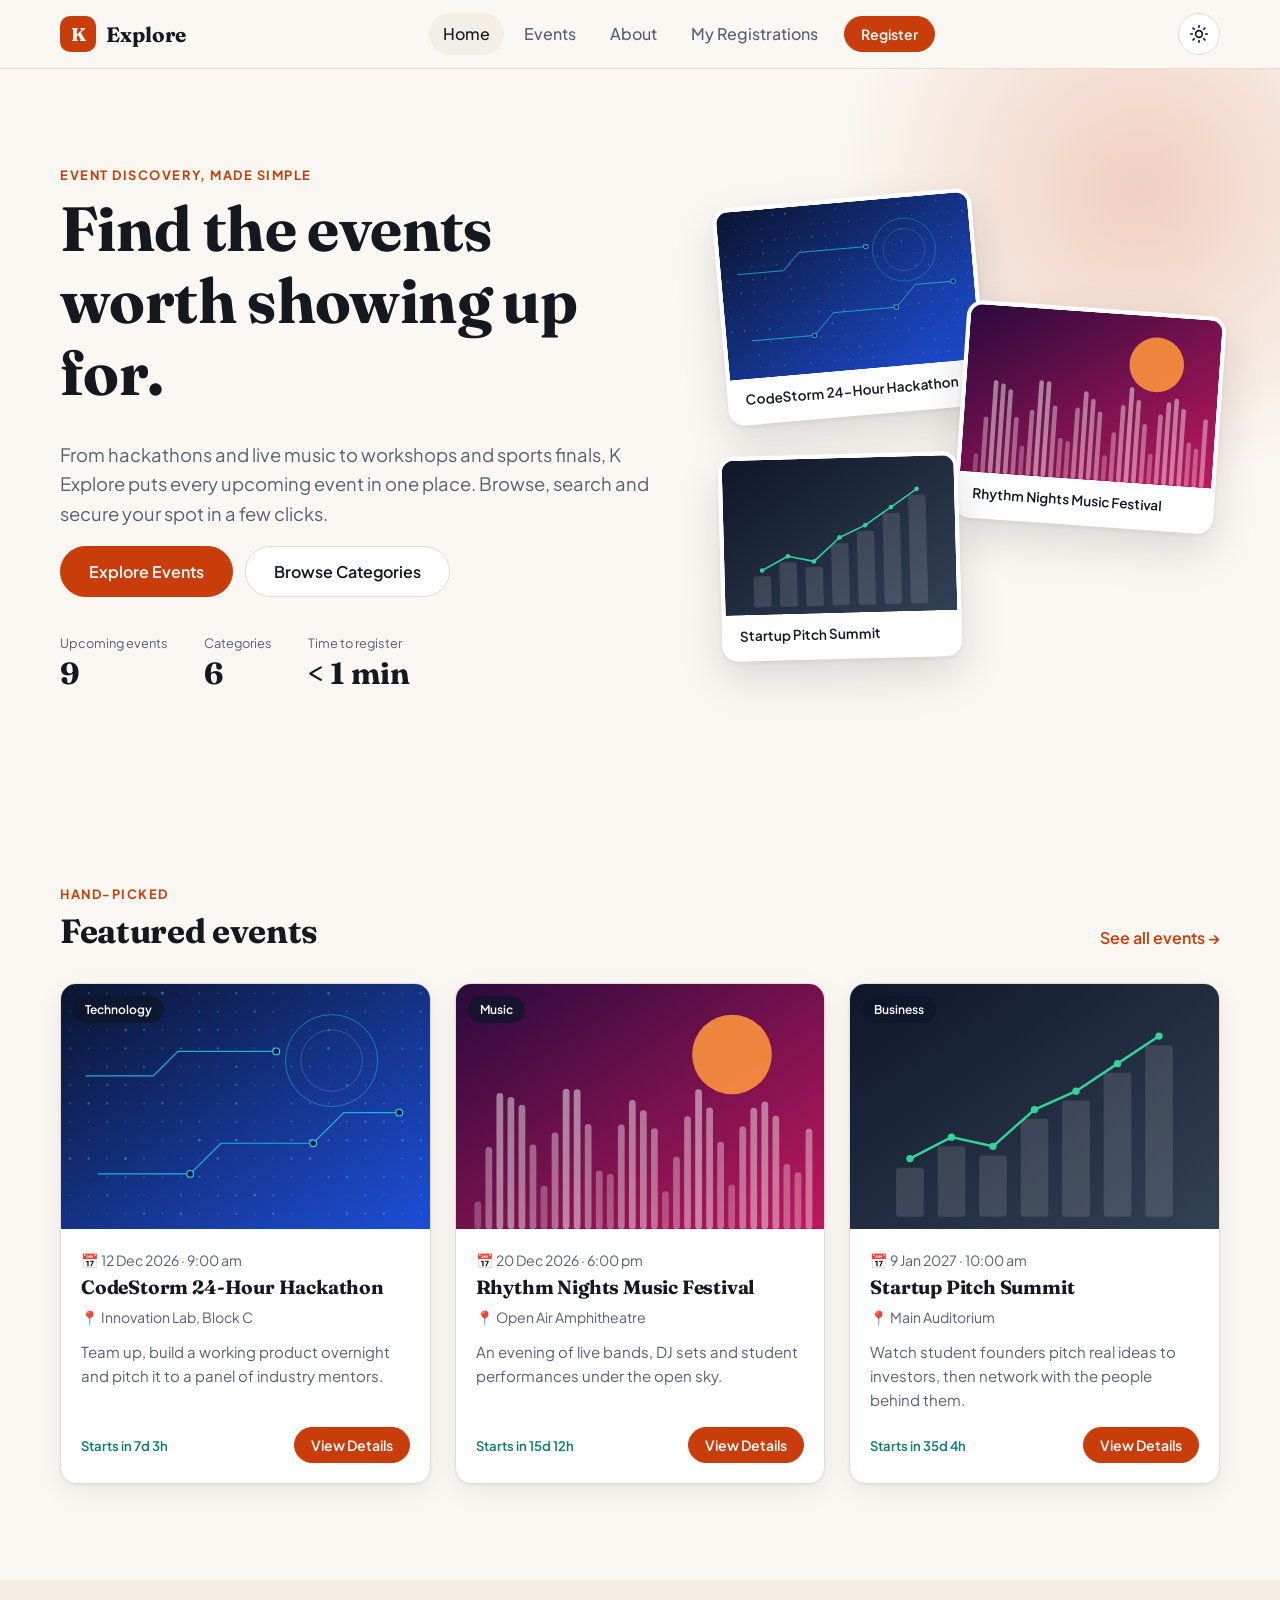
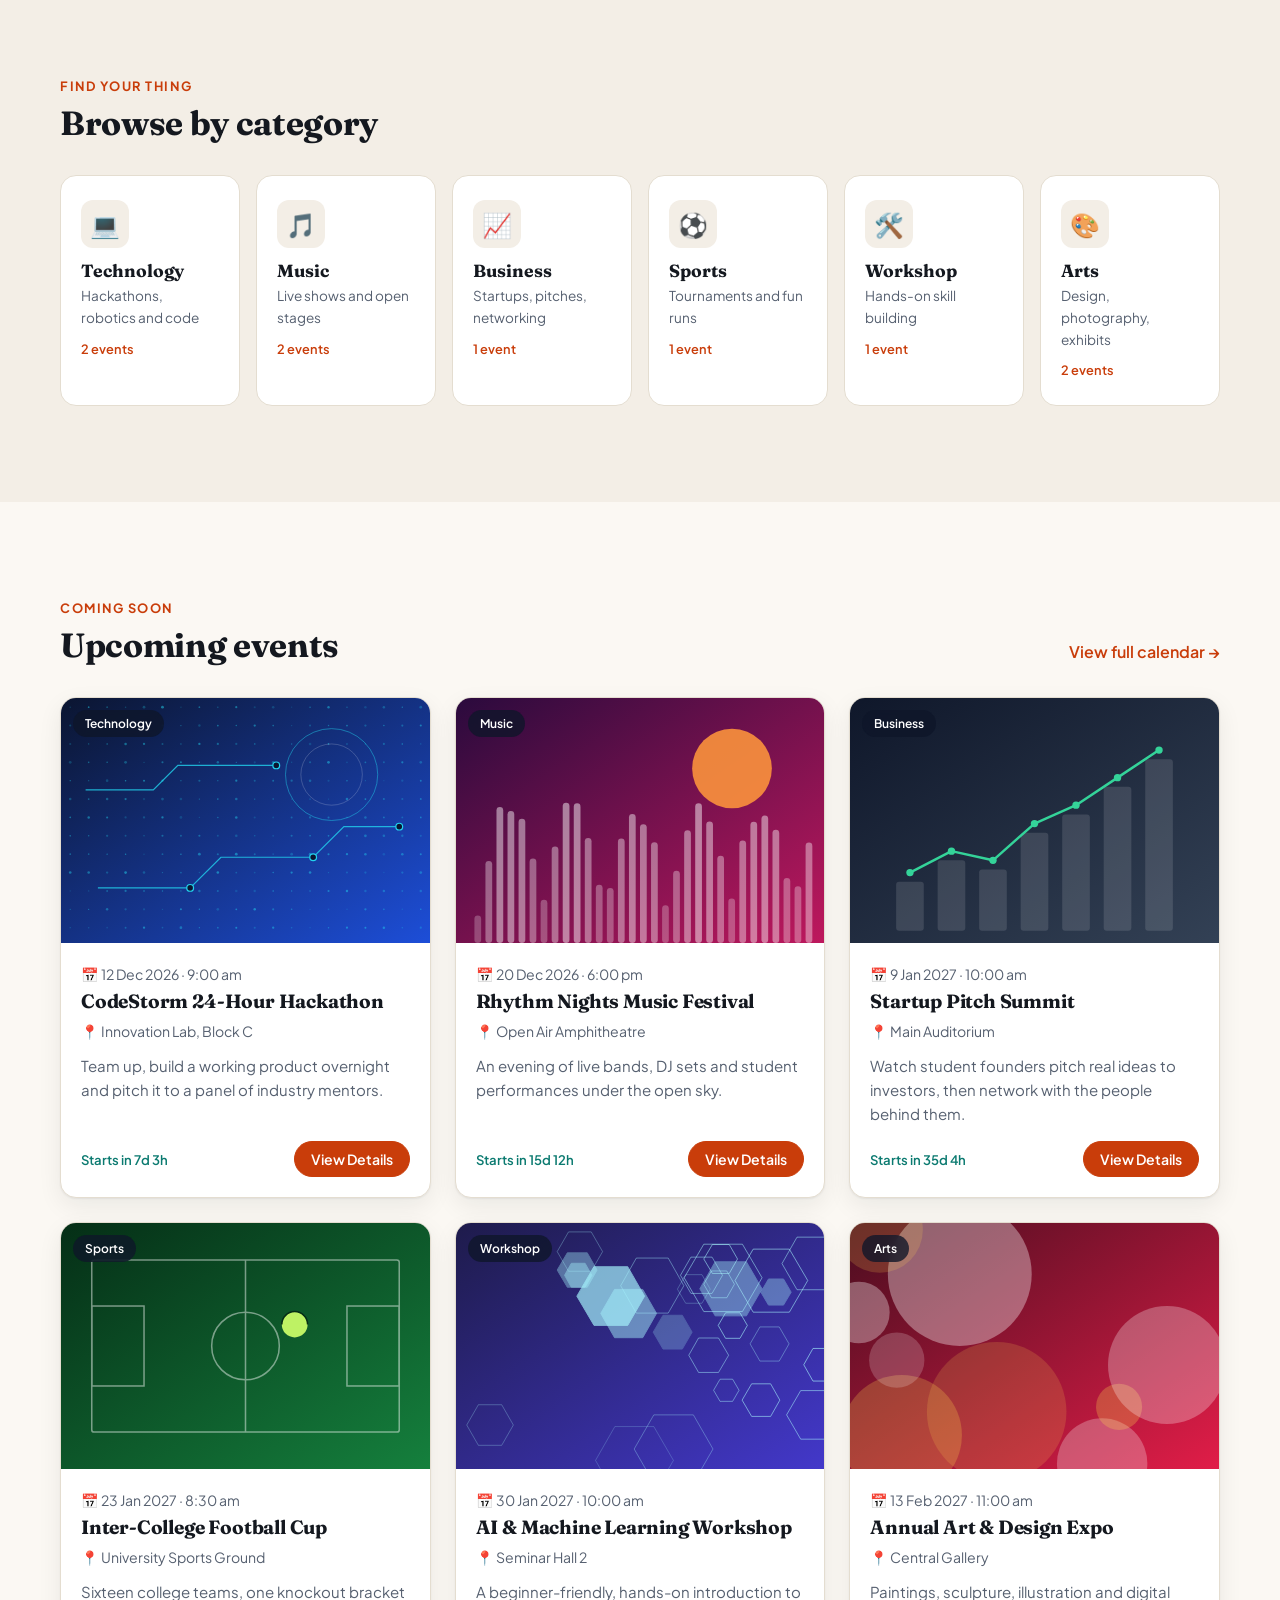
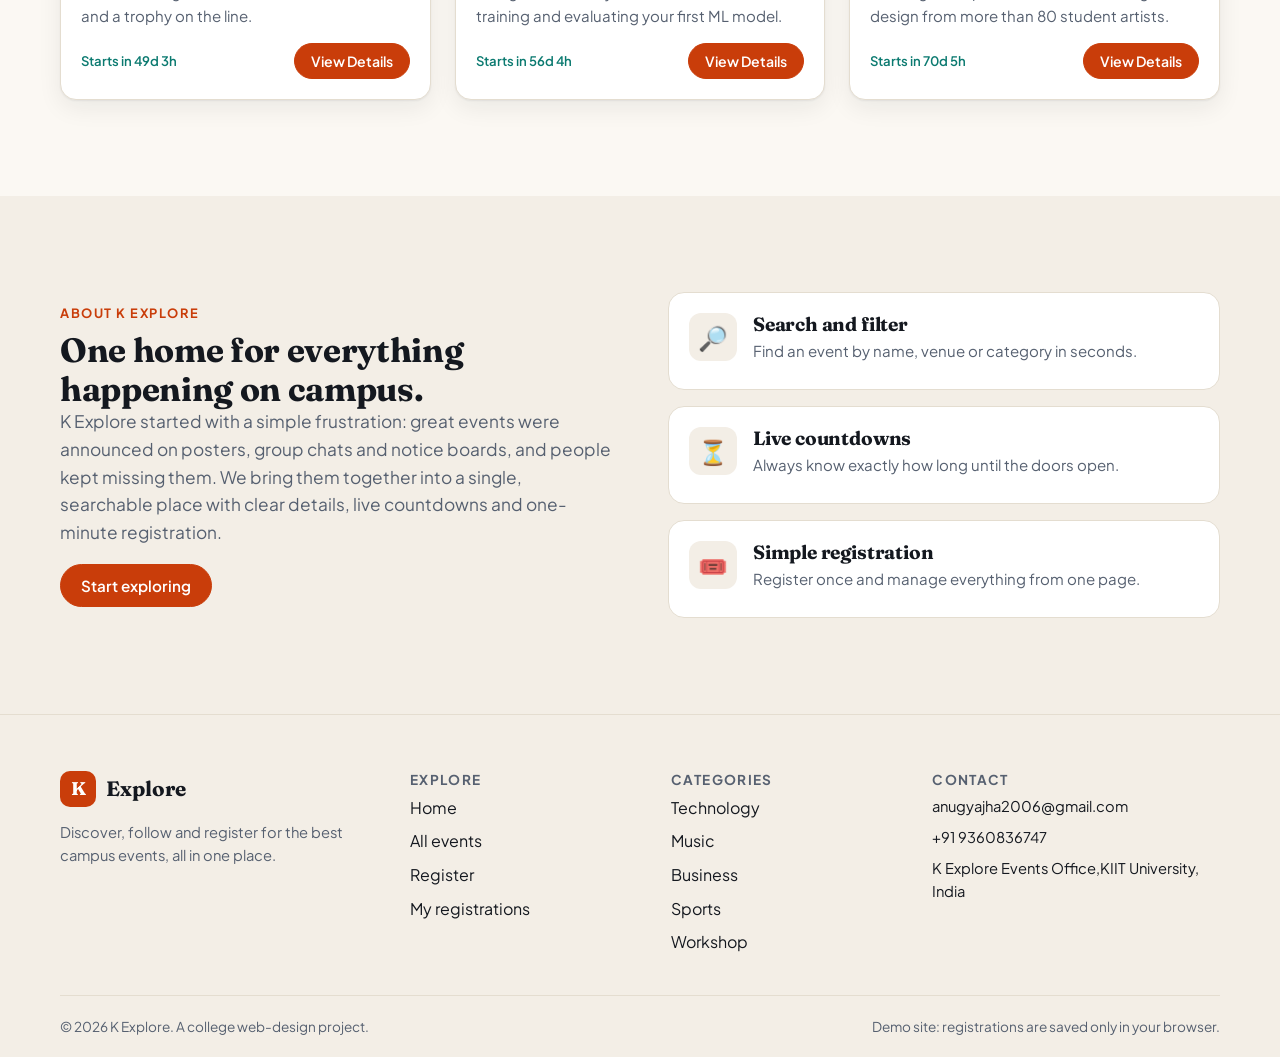
<file: index.html>
<!DOCTYPE html>
<html lang="en" data-theme="light">
<head>
  <meta charset="utf-8">
  <meta name="viewport" content="width=device-width, initial-scale=1">
  <title>K Explore | Discover and register for campus events</title>
  <meta name="description" content="K Explore is a modern event discovery platform. Explore upcoming events, search by category and register in seconds.">
  <meta name="color-scheme" content="light dark">
  <link rel="icon" href="assets/favicon.svg" type="image/svg+xml">
  <link rel="preconnect" href="https://fonts.googleapis.com">
  <link rel="preconnect" href="https://fonts.gstatic.com" crossorigin>
  <link rel="stylesheet" href="https://fonts.googleapis.com/css2?family=Fraunces:opsz,wght@9..144,600;9..144,700&family=Plus+Jakarta+Sans:wght@400;500;600;700&display=swap">
  <link rel="stylesheet" href="css/styles.css">
  <script src="js/theme.js"></script>
</head>
<body data-page="home">
<header id="site-header"></header>
<main id="main">
  <section class="hero" aria-labelledby="hero-title">
    <div class="container hero-grid">
      <div class="hero-copy">
        <p class="eyebrow">Event discovery, made simple</p>
        <h1 id="hero-title">Find the events worth showing up for.</h1>
        <p class="hero-lead">From hackathons and live music to workshops and sports finals, K Explore puts every upcoming event in one place. Browse, search and secure your spot in a few clicks.</p>
        <div class="btn-row">
          <a class="btn btn-primary btn-lg" href="events.html">Explore Events</a>
          <a class="btn btn-lg" href="#categories">Browse Categories</a>
        </div>
        <dl class="hero-stats">
          <div><dt>Upcoming events</dt><dd id="stat-events">0</dd></div>
          <div><dt>Categories</dt><dd id="stat-cats">0</dd></div>
          <div><dt>Time to register</dt><dd>&lt; 1 min</dd></div>
        </dl>
      </div>
      <div class="hero-stack" id="hero-stack" aria-label="Featured events"></div>
    </div>
  </section>

  <section class="section" id="featured" aria-labelledby="featured-title">
    <div class="container">
      <div class="section-head"><div><p class="eyebrow">Hand-picked</p><h2 id="featured-title" class="section-title">Featured events</h2></div><a class="text-link" href="events.html">See all events →</a></div>
      <div class="grid" id="featured-grid"></div>
    </div>
  </section>

  <section class="section section-alt" id="categories" aria-labelledby="cat-title">
    <div class="container">
      <div class="section-head"><div><p class="eyebrow">Find your thing</p><h2 id="cat-title" class="section-title">Browse by category</h2></div></div>
      <div class="cat-grid" id="category-grid"></div>
    </div>
  </section>

  <section class="section" id="upcoming" aria-labelledby="upcoming-title">
    <div class="container">
      <div class="section-head"><div><p class="eyebrow">Coming soon</p><h2 id="upcoming-title" class="section-title">Upcoming events</h2></div><a class="text-link" href="events.html">View full calendar →</a></div>
      <div class="grid" id="upcoming-grid"></div>
    </div>
  </section>

  <section class="section section-alt" id="about" aria-labelledby="about-title">
    <div class="container about">
      <div>
        <p class="eyebrow">About K Explore</p>
        <h2 id="about-title" class="section-title">One home for everything happening on campus.</h2>
        <p class="lead-text">K Explore started with a simple frustration: great events were announced on posters, group chats and notice boards, and people kept missing them. We bring them together into a single, searchable place with clear details, live countdowns and one-minute registration.</p>
        <a class="btn btn-primary" href="events.html">Start exploring</a>
      </div>
      <ul class="feature-list">
        <li class="reveal"><span class="cat-icon" aria-hidden="true">🔎</span><div><h3>Search and filter</h3><p>Find an event by name, venue or category in seconds.</p></div></li>
        <li class="reveal"><span class="cat-icon" aria-hidden="true">⏳</span><div><h3>Live countdowns</h3><p>Always know exactly how long until the doors open.</p></div></li>
        <li class="reveal"><span class="cat-icon" aria-hidden="true">🎟️</span><div><h3>Simple registration</h3><p>Register once and manage everything from one page.</p></div></li>
      </ul>
    </div>
  </section>
</main>
<footer id="site-footer"></footer>

  <script src="js/data.js"></script>
  <script src="js/storage.js"></script>
  <script src="js/ui.js"></script>
  <script src="js/home.js"></script>
</body>
</html>
</file>
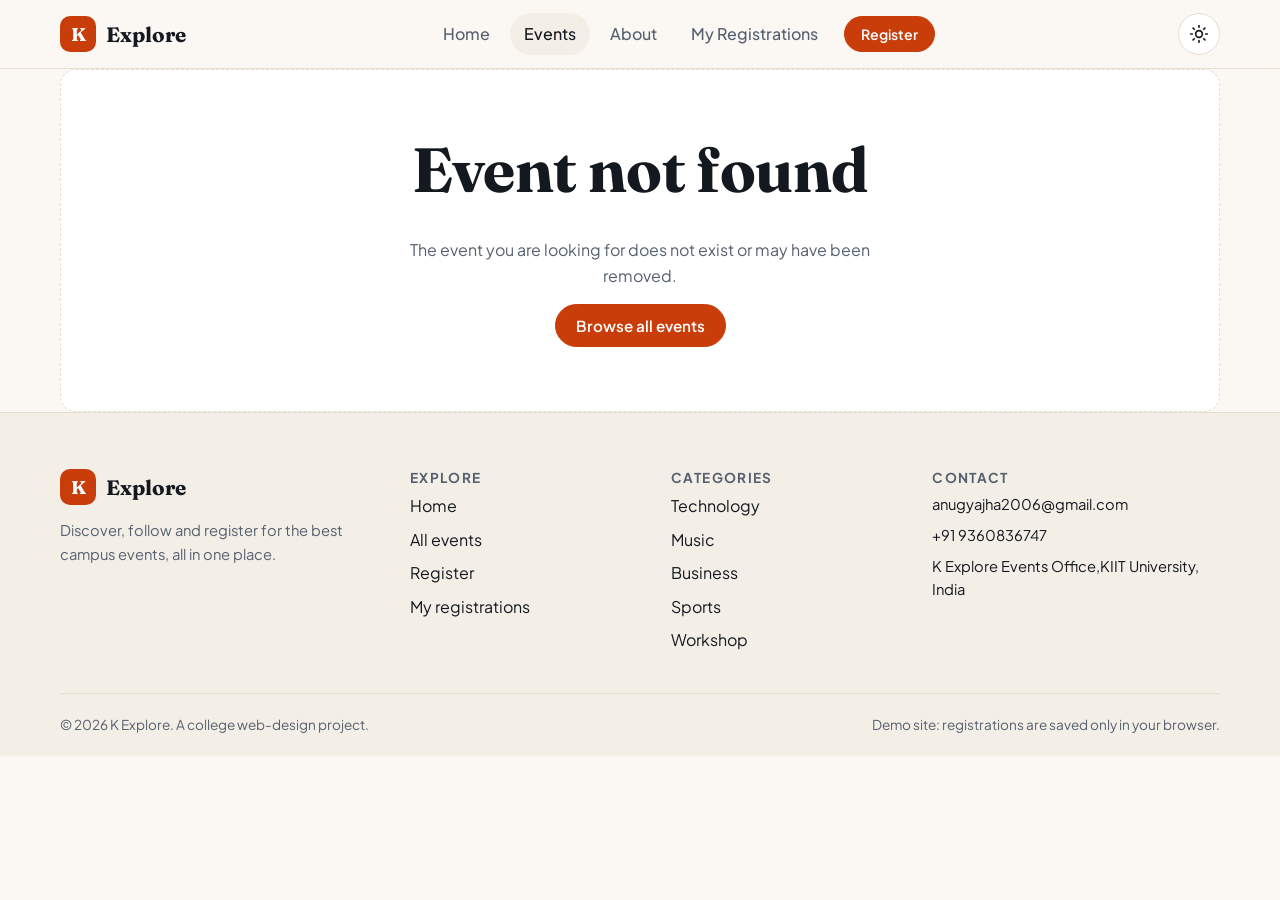
<file: event.html>
<!DOCTYPE html>
<html lang="en" data-theme="light">
<head>
  <meta charset="utf-8">
  <meta name="viewport" content="width=device-width, initial-scale=1">
  <title>Event details | K Explore</title>
  <meta name="description" content="Full details, schedule and registration for this K Explore event.">
  <meta name="color-scheme" content="light dark">
  <link rel="icon" href="assets/favicon.svg" type="image/svg+xml">
  <link rel="preconnect" href="https://fonts.googleapis.com">
  <link rel="preconnect" href="https://fonts.gstatic.com" crossorigin>
  <link rel="stylesheet" href="https://fonts.googleapis.com/css2?family=Fraunces:opsz,wght@9..144,600;9..144,700&family=Plus+Jakarta+Sans:wght@400;500;600;700&display=swap">
  <link rel="stylesheet" href="css/styles.css">
  <script src="js/theme.js"></script>
</head>
<body data-page="events">
<header id="site-header"></header>
<main id="main"><div id="event-root"></div></main>
<footer id="site-footer"></footer>

  <script src="js/data.js"></script>
  <script src="js/storage.js"></script>
  <script src="js/ui.js"></script>
  <script src="js/event-details.js"></script>
</body>
</html>
</file>
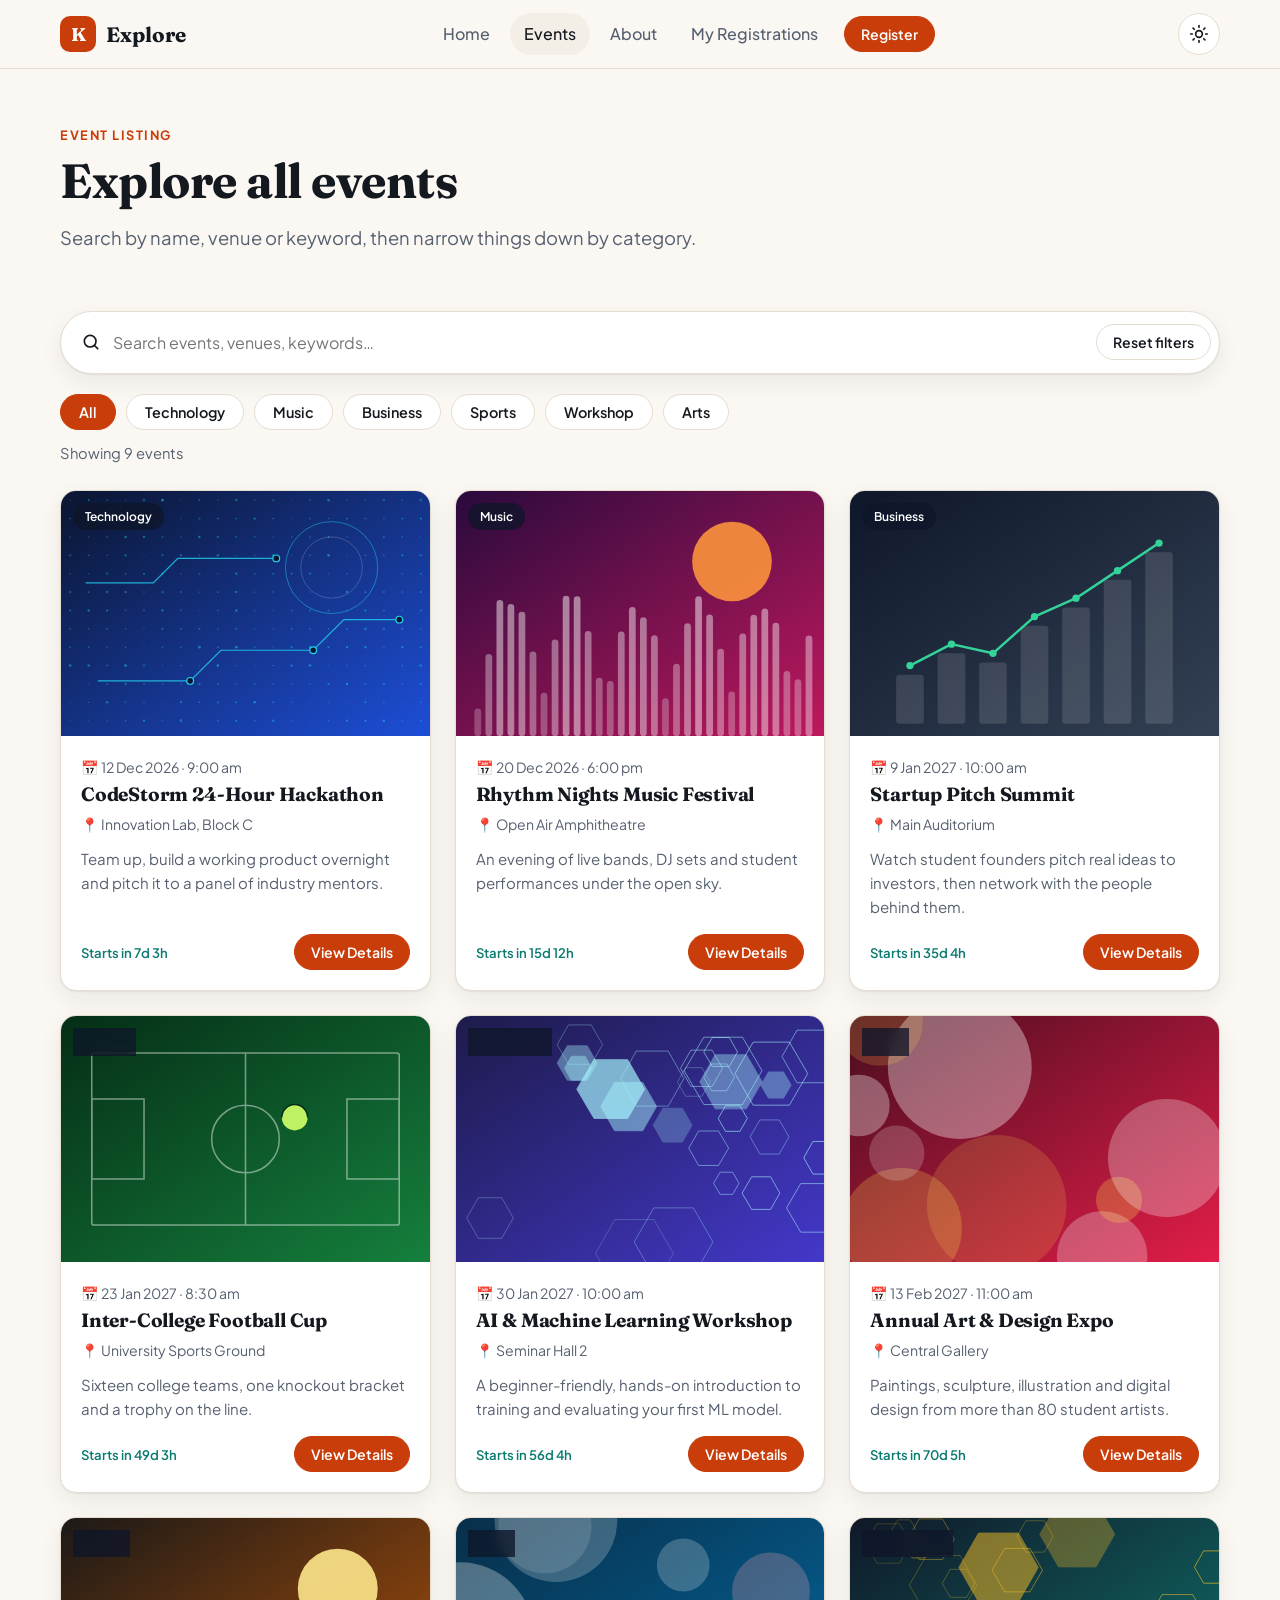
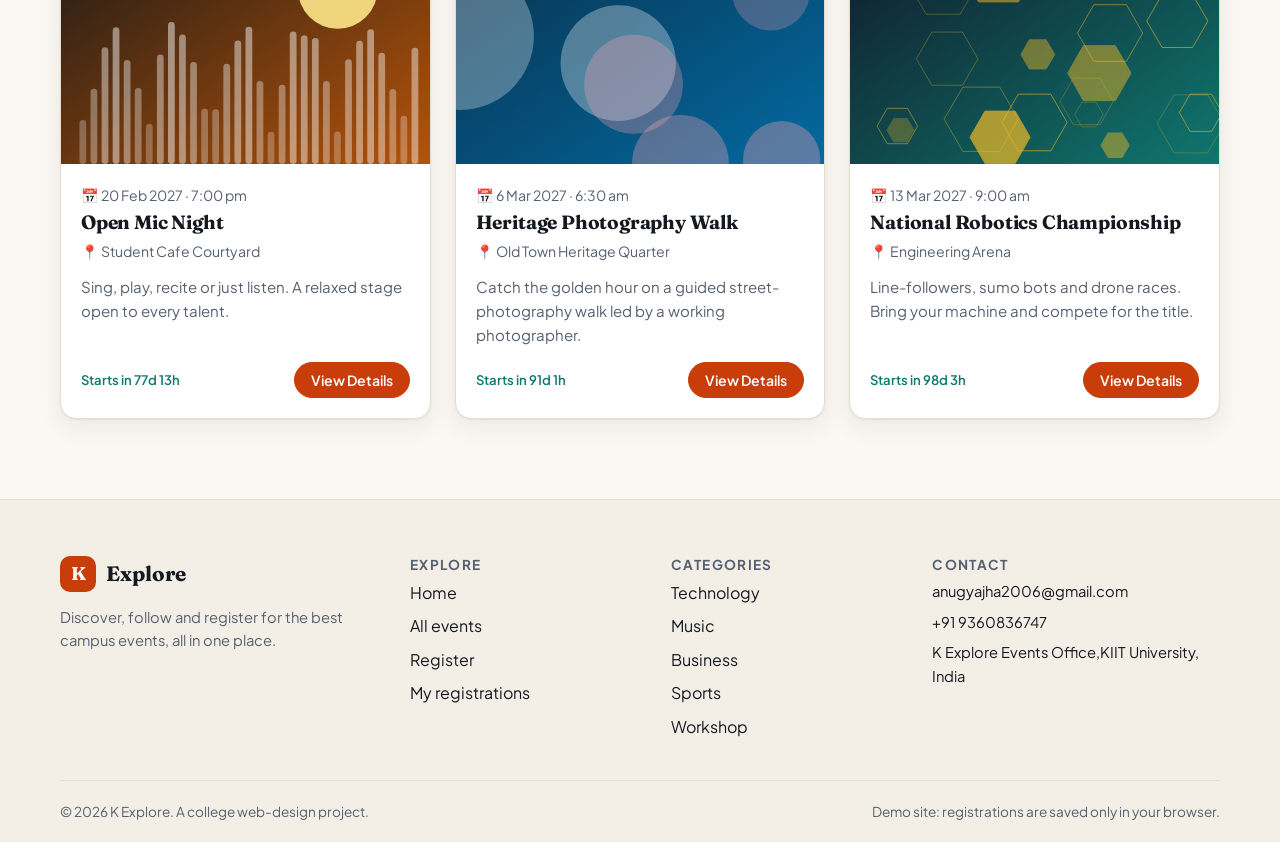
<file: events.html>
<!DOCTYPE html>
<html lang="en" data-theme="light">
<head>
  <meta charset="utf-8">
  <meta name="viewport" content="width=device-width, initial-scale=1">
  <title>All Events | K Explore</title>
  <meta name="description" content="Search and filter every upcoming event on K Explore by name, venue or category.">
  <meta name="color-scheme" content="light dark">
  <link rel="icon" href="assets/favicon.svg" type="image/svg+xml">
  <link rel="preconnect" href="https://fonts.googleapis.com">
  <link rel="preconnect" href="https://fonts.gstatic.com" crossorigin>
  <link rel="stylesheet" href="https://fonts.googleapis.com/css2?family=Fraunces:opsz,wght@9..144,600;9..144,700&family=Plus+Jakarta+Sans:wght@400;500;600;700&display=swap">
  <link rel="stylesheet" href="css/styles.css">
  <script src="js/theme.js"></script>
</head>
<body data-page="events">
<header id="site-header"></header>
<main id="main">
  <section class="page-head"><div class="container"><p class="eyebrow">Event listing</p><h1>Explore all events</h1><p class="hero-lead">Search by name, venue or keyword, then narrow things down by category.</p></div></section>
  <section class="section tight" aria-label="Search and filter events">
    <div class="container">
      <form id="search-form" class="search-bar" role="search">
        <label for="search" class="sr-only">Search events</label>
        <svg viewBox="0 0 24 24" width="20" height="20" fill="none" stroke="currentColor" stroke-width="2" stroke-linecap="round" aria-hidden="true"><circle cx="11" cy="11" r="7"/><path d="m20 20-3.5-3.5"/></svg>
        <input id="search" type="search" placeholder="Search events, venues, keywords…" autocomplete="off">
        <button class="btn btn-sm" type="button" data-reset>Reset filters</button>
      </form>
      <div class="chips" id="chips" role="group" aria-label="Filter by category"></div>
      <p class="result-status" id="result-status" role="status" aria-live="polite"></p>
      <div class="grid" id="events-grid"></div>
      <div class="empty" id="empty-state" hidden>
        <div class="empty-icon" aria-hidden="true">🔍</div>
        <h2>No events match your search</h2>
        <p>Try a different keyword or category, or clear your filters to see everything.</p>
        <button class="btn btn-primary" type="button" data-reset>Reset filters</button>
      </div>
    </div>
  </section>
</main>
<footer id="site-footer"></footer>

  <script src="js/data.js"></script>
  <script src="js/storage.js"></script>
  <script src="js/ui.js"></script>
  <script src="js/events.js"></script>
</body>
</html>
</file>
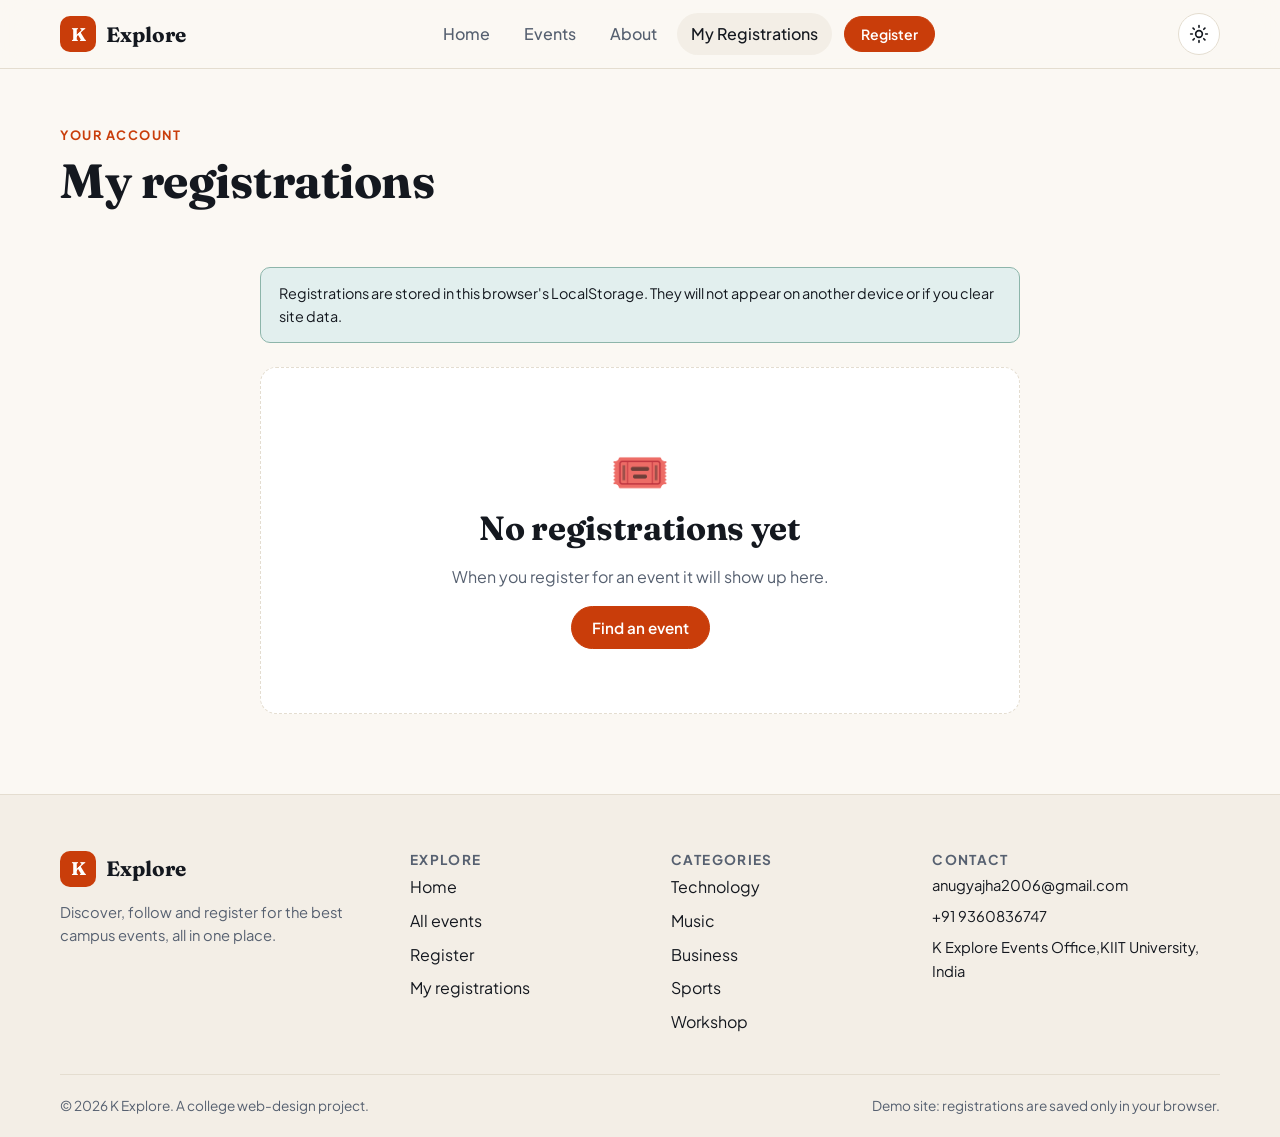
<file: my-registrations.html>
<!DOCTYPE html>
<html lang="en" data-theme="light">
<head>
  <meta charset="utf-8">
  <meta name="viewport" content="width=device-width, initial-scale=1">
  <title>My registrations | K Explore</title>
  <meta name="description" content="View and manage the event registrations saved on this device.">
  <meta name="color-scheme" content="light dark">
  <link rel="icon" href="assets/favicon.svg" type="image/svg+xml">
  <link rel="preconnect" href="https://fonts.googleapis.com">
  <link rel="preconnect" href="https://fonts.gstatic.com" crossorigin>
  <link rel="stylesheet" href="https://fonts.googleapis.com/css2?family=Fraunces:opsz,wght@9..144,600;9..144,700&family=Plus+Jakarta+Sans:wght@400;500;600;700&display=swap">
  <link rel="stylesheet" href="css/styles.css">
  <script src="js/theme.js"></script>
</head>
<body data-page="mine">
<header id="site-header"></header>
<main id="main">
  <section class="page-head"><div class="container"><p class="eyebrow">Your account</p><h1>My registrations</h1><p class="hero-lead" id="reg-summary"></p></div></section>
  <section class="section tight">
    <div class="container narrow">
      <div class="demo-banner">Registrations are stored in this browser's LocalStorage. They will not appear on another device or if you clear site data.</div>
      <ul class="reg-list" id="reg-list"></ul>
      <div class="empty" id="reg-empty" hidden>
        <div class="empty-icon" aria-hidden="true">🎟️</div>
        <h2>No registrations yet</h2>
        <p>When you register for an event it will show up here.</p>
        <a class="btn btn-primary" href="events.html">Find an event</a>
      </div>
    </div>
  </section>
</main>
<footer id="site-footer"></footer>

  <script src="js/data.js"></script>
  <script src="js/storage.js"></script>
  <script src="js/ui.js"></script>
  <script src="js/my-registrations.js"></script>
</body>
</html>
</file>
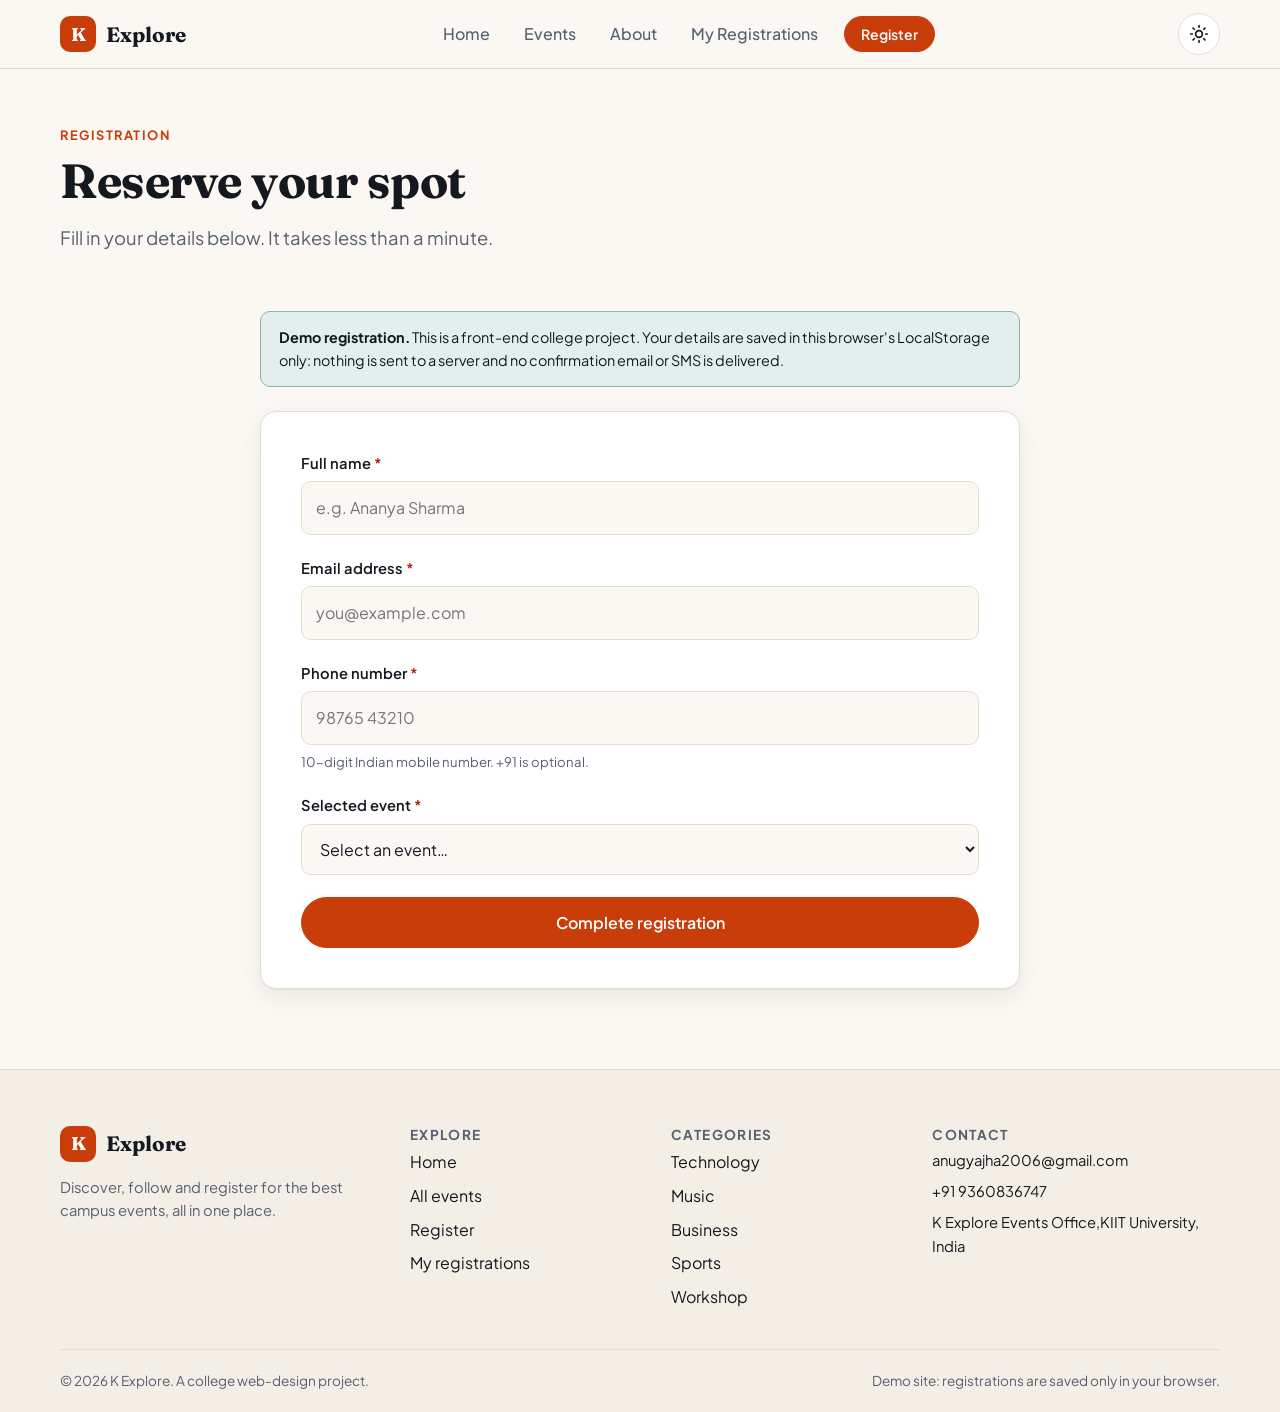
<file: register.html>
<!DOCTYPE html>
<html lang="en" data-theme="light">
<head>
  <meta charset="utf-8">
  <meta name="viewport" content="width=device-width, initial-scale=1">
  <title>Register for an event | K Explore</title>
  <meta name="description" content="Register for your preferred K Explore event. Demo registration saved in your browser.">
  <meta name="color-scheme" content="light dark">
  <link rel="icon" href="assets/favicon.svg" type="image/svg+xml">
  <link rel="preconnect" href="https://fonts.googleapis.com">
  <link rel="preconnect" href="https://fonts.gstatic.com" crossorigin>
  <link rel="stylesheet" href="https://fonts.googleapis.com/css2?family=Fraunces:opsz,wght@9..144,600;9..144,700&family=Plus+Jakarta+Sans:wght@400;500;600;700&display=swap">
  <link rel="stylesheet" href="css/styles.css">
  <script src="js/theme.js"></script>
</head>
<body data-page="register">
<header id="site-header"></header>
<main id="main">
  <section class="page-head"><div class="container"><p class="eyebrow">Registration</p><h1>Reserve your spot</h1><p class="hero-lead">Fill in your details below. It takes less than a minute.</p></div></section>
  <section class="section tight">
    <div class="container narrow">
      <div class="demo-banner" id="demo-banner"><strong>Demo registration.</strong> This is a front-end college project. Your details are saved in this browser's LocalStorage only: nothing is sent to a server and no confirmation email or SMS is delivered.</div>
      <div class="form-card">
        <form id="register-form" novalidate>
          <div class="form-alert" id="form-alert" role="alert" tabindex="-1" hidden></div>
          <div class="field"><label for="name">Full name <span class="req" aria-hidden="true">*</span></label>
            <input id="name" name="name" type="text" autocomplete="name" required aria-required="true" aria-describedby="name-error" aria-invalid="false" placeholder="e.g. Ananya Sharma">
            <p class="error" id="name-error"></p></div>
          <div class="field"><label for="email">Email address <span class="req" aria-hidden="true">*</span></label>
            <input id="email" name="email" type="email" autocomplete="email" required aria-required="true" aria-describedby="email-error" aria-invalid="false" placeholder="you@example.com">
            <p class="error" id="email-error"></p></div>
          <div class="field"><label for="phone">Phone number <span class="req" aria-hidden="true">*</span></label>
            <input id="phone" name="phone" type="tel" autocomplete="tel" inputmode="tel" required aria-required="true" aria-describedby="phone-hint phone-error" aria-invalid="false" placeholder="98765 43210">
            <p class="hint" id="phone-hint">10-digit Indian mobile number. +91 is optional.</p>
            <p class="error" id="phone-error"></p></div>
          <div class="field"><label for="event">Selected event <span class="req" aria-hidden="true">*</span></label>
            <select id="event" name="event" required aria-required="true" aria-describedby="event-error" aria-invalid="false"></select>
            <p class="error" id="event-error"></p>
            <div class="event-preview" id="event-preview" hidden></div></div>
          <button class="btn btn-primary btn-lg btn-block" type="submit">Complete registration</button>
        </form>
        <div class="success-panel" id="success-panel" hidden aria-live="polite"></div>
      </div>
    </div>
  </section>
</main>
<footer id="site-footer"></footer>

  <script src="js/data.js"></script>
  <script src="js/storage.js"></script>
  <script src="js/ui.js"></script>
  <script src="js/register.js"></script>
</body>
</html>
</file>
<file: css/styles.css>
/* K Explore: design system. Sections: tokens, base, layout, components, pages, responsive. */

/* ===== Tokens ===== */
:root {
  --bg: #fbf8f3; --surface: #ffffff; --surface-2: #f3eee6; --text: #14181f; --muted: #566070;
  --border: #e4ddd0; --accent: #c93d0a; --accent-hover: #a93208; --on-accent: #ffffff; --accent-2: #0b7a70;
  --danger: #b42318; --ok: #0b7a4b; --shadow: 0 1px 2px rgba(20,24,31,.06), 0 8px 24px rgba(20,24,31,.07);
  --shadow-lg: 0 2px 4px rgba(20,24,31,.06), 0 18px 44px rgba(20,24,31,.14);
  --radius: 16px; --radius-sm: 10px; --header-h: 68px;
  --font: "Plus Jakarta Sans", system-ui, -apple-system, "Segoe UI", Roboto, sans-serif;
  --font-display: "Fraunces", Georgia, "Times New Roman", serif;
}
[data-theme="dark"] {
  --bg: #0b0f17; --surface: #141a26; --surface-2: #1a2230; --text: #eef1f6; --muted: #a0abbd;
  --border: #263043; --accent: #ff7d50; --accent-hover: #ff9670; --on-accent: #1a0c05; --accent-2: #34d3c4;
  --danger: #ff8a7a; --ok: #4ade80; --shadow: 0 1px 2px rgba(0,0,0,.4), 0 8px 24px rgba(0,0,0,.35);
  --shadow-lg: 0 2px 4px rgba(0,0,0,.4), 0 18px 44px rgba(0,0,0,.55);
}

/* ===== Base ===== */
*, *::before, *::after { box-sizing: border-box; }
html { scroll-behavior: smooth; scroll-padding-top: calc(var(--header-h) + 12px); }
body { margin: 0; font-family: var(--font); font-size: 1rem; line-height: 1.6; color: var(--text); background: var(--bg); transition: background-color .3s, color .3s; -webkit-font-smoothing: antialiased; }
img { max-width: 100%; height: auto; display: block; }
h1, h2, h3 { font-family: var(--font-display); line-height: 1.15; margin: 0 0 .5em; letter-spacing: -.01em; }
h1 { font-size: clamp(2.2rem, 5vw + .5rem, 3.9rem); }
h2 { font-size: clamp(1.5rem, 2vw + 1rem, 2.1rem); }
h3 { font-size: 1.2rem; }
p { margin: 0 0 1em; }
a { color: inherit; }
:focus-visible { outline: 3px solid var(--accent-2); outline-offset: 3px; border-radius: 6px; }
.sr-only { position: absolute; width: 1px; height: 1px; padding: 0; margin: -1px; overflow: hidden; clip: rect(0,0,0,0); white-space: nowrap; border: 0; }
.skip-link { position: absolute; left: 12px; top: -60px; background: var(--accent); color: var(--on-accent); padding: 10px 16px; border-radius: 8px; z-index: 100; transition: top .2s; }
.skip-link:focus { top: 12px; }
[hidden] { display: none !important; }

/* ===== Layout ===== */
.container { width: min(1160px, 100% - 40px); margin-inline: auto; }
.narrow { width: min(760px, 100% - 40px); }
.section { padding: clamp(56px, 8vw, 96px) 0; }
.section.tight { padding: 32px 0 80px; }
.section-alt { background: var(--surface-2); }
.section-head { display: flex; justify-content: space-between; align-items: flex-end; gap: 16px; margin-bottom: 32px; flex-wrap: wrap; }
.section-title { margin: 0; }
.eyebrow { font-size: .8rem; font-weight: 700; letter-spacing: .12em; text-transform: uppercase; color: var(--accent); margin-bottom: .6em; }
.text-link { font-weight: 600; color: var(--accent); text-decoration: none; }
.text-link:hover { text-decoration: underline; }
.grid { display: grid; grid-template-columns: repeat(auto-fill, minmax(290px, 1fr)); gap: 24px; }
.lead-text { font-size: 1.08rem; color: var(--muted); }

/* ===== Buttons ===== */
.btn { display: inline-flex; align-items: center; justify-content: center; gap: 8px; padding: 11px 20px; border-radius: 999px; border: 1.5px solid var(--border); background: var(--surface); color: var(--text); font: 600 .95rem var(--font); text-decoration: none; cursor: pointer; transition: transform .2s, box-shadow .2s, background-color .2s, border-color .2s; }
.btn:hover { transform: translateY(-2px); box-shadow: var(--shadow); border-color: var(--text); }
.btn:active { transform: translateY(0); }
.btn-primary { background: var(--accent); border-color: var(--accent); color: var(--on-accent); }
.btn-primary:hover { background: var(--accent-hover); border-color: var(--accent-hover); }
.btn-danger { color: var(--danger); border-color: var(--danger); background: transparent; }
.btn-sm { padding: 8px 16px; font-size: .88rem; }
.btn-lg { padding: 14px 28px; font-size: 1rem; }
.btn-block { width: 100%; }
.btn[disabled] { opacity: .55; cursor: not-allowed; transform: none; box-shadow: none; }
.btn-row { display: flex; flex-wrap: wrap; gap: 12px; margin-top: 8px; }
.icon-btn { width: 42px; height: 42px; display: inline-grid; place-items: center; border-radius: 50%; border: 1.5px solid var(--border); background: var(--surface); color: var(--text); cursor: pointer; transition: transform .2s, border-color .2s; }
.icon-btn:hover { border-color: var(--text); transform: rotate(8deg); }

/* ===== Header ===== */
.site-header { position: sticky; top: 0; z-index: 50; background: color-mix(in srgb, var(--bg) 85%, transparent); backdrop-filter: blur(14px); border-bottom: 1px solid var(--border); }
.nav { display: flex; align-items: center; justify-content: space-between; height: var(--header-h); gap: 16px; }
.brand { display: inline-flex; align-items: center; gap: 10px; font: 700 1.3rem var(--font-display); text-decoration: none; }
.brand-mark { width: 36px; height: 36px; display: grid; place-items: center; border-radius: 10px; background: var(--accent); color: var(--on-accent); font-size: 1.15rem; }
.nav-links { display: flex; align-items: center; gap: 6px; }
.nav-links a:not(.btn) { padding: 8px 14px; border-radius: 999px; text-decoration: none; font-weight: 500; color: var(--muted); transition: color .2s, background-color .2s; display: inline-flex; gap: 6px; align-items: center; }
.nav-links a:not(.btn):hover, .nav-links a[aria-current="page"] { color: var(--text); background: var(--surface-2); }
.nav-cta { margin-left: 6px; }
.count-pill { background: var(--accent); color: var(--on-accent); font-size: .72rem; font-weight: 700; min-width: 20px; height: 20px; padding: 0 6px; border-radius: 999px; display: inline-grid; place-items: center; }
.nav-actions { display: flex; gap: 8px; }
.nav-toggle { display: none; }
.icon-moon { display: none; } [data-theme="dark"] .icon-sun { display: none; } [data-theme="dark"] .icon-moon { display: block; }
.bars, .bars::before, .bars::after { display: block; width: 18px; height: 2px; background: currentColor; border-radius: 2px; transition: transform .25s, opacity .25s; }
.bars { position: relative; } .bars::before, .bars::after { content: ""; position: absolute; left: 0; }
.bars::before { top: -6px; } .bars::after { top: 6px; }
.nav-toggle[aria-expanded="true"] .bars { background: transparent; }
.nav-toggle[aria-expanded="true"] .bars::before { transform: translateY(6px) rotate(45deg); }
.nav-toggle[aria-expanded="true"] .bars::after { transform: translateY(-6px) rotate(-45deg); }

/* ===== Hero ===== */
.hero { position: relative; overflow: hidden; padding: clamp(48px, 8vw, 96px) 0 clamp(56px, 8vw, 96px); }
.hero::before { content: ""; position: absolute; width: 640px; height: 640px; right: -180px; top: -200px; border-radius: 50%; background: radial-gradient(circle, color-mix(in srgb, var(--accent) 22%, transparent), transparent 68%); pointer-events: none; }
.hero-grid { position: relative; display: grid; grid-template-columns: 1.1fr .9fr; gap: 48px; align-items: center; }
.hero-lead { font-size: 1.15rem; color: var(--muted); max-width: 52ch; }
.hero-stats { display: flex; gap: 36px; margin: 36px 0 0; flex-wrap: wrap; }
.hero-stats dt { font-size: .8rem; color: var(--muted); } .hero-stats dd { margin: 0; font: 700 1.9rem var(--font-display); }
.hero-stack { position: relative; height: 460px; }
.hero-card { position: absolute; width: 52%; border-radius: var(--radius); overflow: hidden; background: var(--surface); box-shadow: var(--shadow-lg); text-decoration: none; border: 4px solid var(--surface); transition: transform .35s; }
.hero-card span { display: block; padding: 10px 14px; font-weight: 600; font-size: .85rem; }
.hero-card-1 { top: 0; left: 0; transform: rotate(-5deg); } .hero-card-2 { top: 110px; right: 0; transform: rotate(4deg); } .hero-card-3 { bottom: 0; left: 0; width: 48%; transform: rotate(-1.5deg); }
.hero-card:hover { transform: rotate(0) translateY(-8px) scale(1.03); z-index: 3; }
.page-head { padding: 56px 0 8px; } .page-head h1 { font-size: clamp(2rem, 4vw, 3rem); margin-bottom: .3em; }

/* ===== Cards ===== */
.card { display: flex; flex-direction: column; background: var(--surface); border: 1px solid var(--border); border-radius: var(--radius); overflow: hidden; box-shadow: var(--shadow); transition: transform .3s, box-shadow .3s; }
.card:hover { transform: translateY(-6px); box-shadow: var(--shadow-lg); }
.card-media { position: relative; display: block; aspect-ratio: 3/2; overflow: hidden; }
.card-media img { width: 100%; height: 100%; object-fit: cover; transition: transform .6s; }
.card:hover .card-media img { transform: scale(1.06); }
.badge { position: absolute; top: 12px; left: 12px; background: rgba(15,23,42,.78); color: #fff; backdrop-filter: blur(6px); font-size: .75rem; font-weight: 600; padding: 4px 12px; border-radius: 999px; }
.badge-static { position: static; display: inline-block; margin-bottom: 12px; }
.card-body { display: flex; flex-direction: column; flex: 1; padding: 20px; }
.card-title { margin-bottom: .4em; } .card-title a { text-decoration: none; } .card-title a:hover { color: var(--accent); }
.card-meta { font-size: .88rem; color: var(--muted); margin-bottom: .3em; }
.card-text { color: var(--muted); font-size: .94rem; margin: .5em 0 1em; }
.card-foot { margin-top: auto; display: flex; justify-content: space-between; align-items: center; gap: 12px; }
.card-count { font-size: .82rem; font-weight: 600; color: var(--accent-2); }

/* ===== Categories / features ===== */
.cat-grid { display: grid; grid-template-columns: repeat(auto-fit, minmax(170px, 1fr)); gap: 16px; }
.cat-tile { display: flex; flex-direction: column; gap: 4px; padding: 24px 20px; background: var(--surface); border: 1px solid var(--border); border-radius: var(--radius); text-decoration: none; transition: transform .3s, border-color .3s, box-shadow .3s; }
.cat-tile:hover { transform: translateY(-5px); border-color: var(--accent); box-shadow: var(--shadow); }
.cat-icon { width: 48px; height: 48px; display: grid; place-items: center; font-size: 1.5rem; background: var(--surface-2); border-radius: 12px; margin-bottom: 8px; flex-shrink: 0; }
.cat-name { font: 700 1.1rem var(--font-display); } .cat-blurb { font-size: .85rem; color: var(--muted); } .cat-count { margin-top: 6px; font-size: .8rem; font-weight: 600; color: var(--accent); }
.about { display: grid; grid-template-columns: 1fr 1fr; gap: 56px; align-items: center; }
.feature-list { list-style: none; margin: 0; padding: 0; display: grid; gap: 16px; }
.feature-list li { display: flex; gap: 16px; padding: 20px; background: var(--surface); border: 1px solid var(--border); border-radius: var(--radius); }
.feature-list h3 { margin-bottom: .2em; } .feature-list p { margin: 0; color: var(--muted); font-size: .94rem; }

/* ===== Search / filter ===== */
.search-bar { display: flex; align-items: center; gap: 12px; padding: 8px 8px 8px 20px; background: var(--surface); border: 1.5px solid var(--border); border-radius: 999px; box-shadow: var(--shadow); transition: border-color .2s; }
.search-bar:focus-within { border-color: var(--accent); }
.search-bar input { flex: 1; min-width: 0; border: 0; outline: 0; background: transparent; font: inherit; color: var(--text); padding: 10px 0; }
.chips { display: flex; flex-wrap: wrap; gap: 10px; margin: 20px 0 8px; }
.chip { padding: 8px 18px; border-radius: 999px; border: 1.5px solid var(--border); background: var(--surface); color: var(--text); font: 600 .9rem var(--font); cursor: pointer; transition: all .2s; }
.chip:hover { border-color: var(--accent); }
.chip[aria-pressed="true"] { background: var(--accent); border-color: var(--accent); color: var(--on-accent); }
.result-status { color: var(--muted); font-size: .92rem; margin: 12px 0 24px; }
.empty { text-align: center; padding: 64px 20px; background: var(--surface); border: 1.5px dashed var(--border); border-radius: var(--radius); }
.empty-icon { font-size: 3rem; } .empty p { color: var(--muted); max-width: 44ch; margin-inline: auto; }

/* ===== Event details ===== */
.detail-hero { position: relative; min-height: 380px; display: flex; align-items: flex-end; color: #fff; overflow: hidden; }
.detail-hero > img { position: absolute; inset: 0; width: 100%; height: 100%; object-fit: cover; }
.detail-hero-shade { position: absolute; inset: 0; background: linear-gradient(to top, rgba(7,10,18,.9), rgba(7,10,18,.2) 70%); }
.detail-hero-text { position: relative; padding: 40px 0; }
.detail-hero-text h1 { font-size: clamp(2rem, 4.5vw, 3.4rem); margin-bottom: .2em; } .detail-hero-text p { margin: 0; opacity: .9; }
.back-link { display: block; width: fit-content; margin-bottom: 20px; font-size: .9rem; color: #fff; text-decoration: none; opacity: .85; } .back-link:hover { opacity: 1; text-decoration: underline; }
.detail-layout { display: grid; grid-template-columns: 1fr 360px; gap: 48px; align-items: start; }
.detail-main h2 { margin-top: 1.6em; font-size: 1.5rem; } .detail-main h2:first-of-type { margin-top: 0; }
.side-card { position: sticky; top: calc(var(--header-h) + 20px); padding: 24px; background: var(--surface); border: 1px solid var(--border); border-radius: var(--radius); box-shadow: var(--shadow); }
.side-card h2 { font-size: 1.25rem; }
.info-list { margin: 0 0 20px; } .info-list div { display: flex; justify-content: space-between; gap: 16px; padding: 10px 0; border-bottom: 1px solid var(--border); font-size: .92rem; }
.info-list dt { color: var(--muted); } .info-list dd { margin: 0; font-weight: 600; text-align: right; }
.note { font-size: .85rem; color: var(--muted); margin: 14px 0 0; } .note.ok { color: var(--ok); }
.check-list { list-style: none; padding: 0; display: grid; gap: 10px; }
.check-list li { position: relative; padding-left: 32px; } .check-list li::before { content: "✓"; position: absolute; left: 0; top: 2px; width: 22px; height: 22px; display: grid; place-items: center; border-radius: 50%; background: var(--accent-2); color: var(--bg); font-size: .75rem; font-weight: 700; }
.timeline { list-style: none; padding: 0 0 0 22px; border-left: 2px solid var(--border); display: grid; gap: 18px; }
.timeline li { position: relative; display: grid; } .timeline li::before { content: ""; position: absolute; left: -29px; top: 7px; width: 12px; height: 12px; border-radius: 50%; background: var(--accent); border: 3px solid var(--bg); }
.timeline strong { font-size: .88rem; color: var(--accent); } .timeline span { color: var(--muted); }
.countdown { display: grid; grid-template-columns: repeat(4, 1fr); gap: 12px; margin-bottom: 32px; }
.cd-unit { text-align: center; padding: 16px 8px; background: var(--surface); border: 1px solid var(--border); border-radius: var(--radius-sm); }
.cd-num { display: block; font: 700 clamp(1.6rem, 4vw, 2.3rem) var(--font-display); font-variant-numeric: tabular-nums; color: var(--accent); }
.cd-label { font-size: .75rem; text-transform: uppercase; letter-spacing: .08em; color: var(--muted); }
.countdown-done { grid-column: 1/-1; margin: 0; padding: 16px; text-align: center; border-radius: var(--radius-sm); background: var(--surface-2); font-weight: 600; }

/* ===== Forms ===== */
.form-card { padding: clamp(22px, 4vw, 40px); background: var(--surface); border: 1px solid var(--border); border-radius: var(--radius); box-shadow: var(--shadow); }
.field { margin-bottom: 22px; } label { display: block; font-weight: 600; font-size: .92rem; margin-bottom: 6px; } .req { color: var(--danger); }
input[type="text"], input[type="email"], input[type="tel"], select { width: 100%; padding: 13px 14px; font: inherit; color: var(--text); background: var(--bg); border: 1.5px solid var(--border); border-radius: var(--radius-sm); transition: border-color .2s, box-shadow .2s; }
input:focus, select:focus { outline: 0; border-color: var(--accent-2); box-shadow: 0 0 0 4px color-mix(in srgb, var(--accent-2) 22%, transparent); }
.has-error input, .has-error select { border-color: var(--danger); }
.hint { font-size: .82rem; color: var(--muted); margin: 6px 0 0; } .error { font-size: .85rem; color: var(--danger); font-weight: 600; margin: 6px 0 0; } .error:empty { display: none; }
.form-alert { padding: 14px 16px; margin-bottom: 22px; border-radius: var(--radius-sm); background: color-mix(in srgb, var(--danger) 12%, var(--surface)); border: 1px solid var(--danger); font-size: .92rem; }
.demo-banner { padding: 14px 18px; margin-bottom: 24px; border-radius: var(--radius-sm); background: color-mix(in srgb, var(--accent-2) 12%, var(--surface)); border: 1px solid color-mix(in srgb, var(--accent-2) 40%, var(--border)); font-size: .9rem; }
.event-preview { display: flex; gap: 14px; align-items: center; margin-top: 12px; padding: 12px; background: var(--surface-2); border-radius: var(--radius-sm); }
.event-preview img { width: 96px; height: 64px; object-fit: cover; border-radius: 8px; flex-shrink: 0; } .event-preview div { display: grid; font-size: .85rem; color: var(--muted); } .event-preview strong { color: var(--text); font-size: .95rem; }
.success-panel { text-align: center; animation: pop .5s cubic-bezier(.2,1.4,.4,1); }
.success-icon { width: 72px; height: 72px; margin: 0 auto 16px; display: grid; place-items: center; border-radius: 50%; background: var(--ok); color: var(--bg); font-size: 2rem; font-weight: 700; }
.success-list { text-align: left; margin: 24px 0 8px; } .success-panel .btn-row { justify-content: center; }
.success-panel h2:focus { outline: none; }

/* ===== My registrations ===== */
.reg-list { list-style: none; margin: 0; padding: 0; display: grid; gap: 18px; }
.reg-item { display: flex; justify-content: space-between; gap: 24px; padding: 24px; background: var(--surface); border: 1px solid var(--border); border-radius: var(--radius); box-shadow: var(--shadow); }
.reg-title { font-size: 1.3rem; margin-bottom: .3em; } .reg-title a { text-decoration: none; } .reg-title a:hover { color: var(--accent); }
.reg-details { display: grid; grid-template-columns: repeat(2, minmax(0, 1fr)); gap: 10px 24px; margin: 14px 0 0; font-size: .88rem; }
.reg-details dt { color: var(--muted); font-size: .78rem; } .reg-details dd { margin: 0; font-weight: 600; overflow-wrap: anywhere; }
.reg-side { display: flex; flex-direction: column; align-items: flex-end; justify-content: space-between; gap: 12px; }
.reg-id { font: 600 .8rem ui-monospace, Menlo, monospace; padding: 4px 10px; background: var(--surface-2); border-radius: 6px; }

/* ===== Footer ===== */
.site-footer { background: var(--surface-2); border-top: 1px solid var(--border); padding-top: 56px; margin-top: 0; }
.footer-grid { display: grid; grid-template-columns: 1.4fr 1fr 1fr 1.3fr; gap: 40px; }
.footer-note { color: var(--muted); font-size: .92rem; margin-top: 14px; max-width: 32ch; }
.footer-title { font: 700 .85rem var(--font); text-transform: uppercase; letter-spacing: .1em; color: var(--muted); }
.site-footer ul { list-style: none; margin: 0; padding: 0; display: grid; gap: 8px; } .site-footer a { text-decoration: none; } .site-footer a:hover { color: var(--accent); text-decoration: underline; }
.site-footer address { font-style: normal; font-size: .92rem; } .site-footer address p { margin-bottom: .5em; }
.footer-bottom { display: flex; justify-content: space-between; gap: 12px; flex-wrap: wrap; margin-top: 40px; padding: 20px 0; border-top: 1px solid var(--border); font-size: .85rem; color: var(--muted); } .footer-bottom p { margin: 0; }

/* ===== Toast ===== */
.toast-region { position: fixed; right: 20px; bottom: 20px; z-index: 200; display: grid; gap: 10px; max-width: calc(100% - 40px); }
.toast { padding: 14px 20px; border-radius: var(--radius-sm); background: var(--text); color: var(--bg); font-weight: 600; box-shadow: var(--shadow-lg); border-left: 5px solid var(--ok); animation: slide-in .4s cubic-bezier(.2,1,.3,1); transition: opacity .3s, transform .3s; }
.toast-info { border-left-color: var(--accent-2); } .toast.leaving { opacity: 0; transform: translateY(10px); }

/* ===== Animation ===== */
.js .reveal { opacity: 0; transform: translateY(18px); transition: opacity .6s ease, transform .6s ease; }
.js .reveal.in { opacity: 1; transform: none; }
.js .card.reveal.in { transition: opacity .6s ease, transform .3s, box-shadow .3s; }
@keyframes pop { from { opacity: 0; transform: scale(.92); } to { opacity: 1; transform: none; } }
@keyframes slide-in { from { opacity: 0; transform: translateX(30px); } to { opacity: 1; transform: none; } }
@media (prefers-reduced-motion: reduce) { *, *::before, *::after { animation-duration: .01ms !important; transition-duration: .01ms !important; scroll-behavior: auto !important; } .js .reveal { opacity: 1; transform: none; } }

/* ===== Responsive ===== */
@media (max-width: 980px) {
  .hero-grid, .about { grid-template-columns: 1fr; } .hero-stack { height: 380px; max-width: 520px; margin-inline: auto; width: 100%; }
  .detail-layout { grid-template-columns: 1fr; } .side-card { position: static; }
  .footer-grid { grid-template-columns: 1fr 1fr; }
}
@media (max-width: 860px) {
  .nav-toggle { display: inline-grid; }
  .nav-links { position: absolute; top: var(--header-h); left: 0; right: 0; flex-direction: column; align-items: stretch; gap: 4px; padding: 16px 20px 24px; background: var(--bg); border-bottom: 1px solid var(--border); box-shadow: var(--shadow); transform: translateY(-12px); opacity: 0; visibility: hidden; transition: opacity .25s, transform .25s, visibility .25s; }
  .nav-links.open { transform: none; opacity: 1; visibility: visible; }
  .nav-links a:not(.btn) { padding: 12px 14px; } .nav-cta { margin: 8px 0 0; }
}
@media (max-width: 600px) {
  .container, .narrow { width: calc(100% - 32px); }
  .grid { grid-template-columns: 1fr; } .hero-stack { height: 330px; } .hero-stats { gap: 24px; }
  .btn-lg { width: 100%; } .hero .btn-row .btn { flex: 1 1 100%; }
  .search-bar { flex-wrap: wrap; border-radius: var(--radius); padding: 12px 16px; } .search-bar input { flex: 1 1 70%; } .search-bar .btn { width: 100%; }
  .reg-item { flex-direction: column; } .reg-side { flex-direction: row; align-items: center; flex-wrap: wrap; } .reg-details { grid-template-columns: 1fr; }
  .footer-grid { grid-template-columns: 1fr; } .countdown { gap: 8px; }
}
</file>
